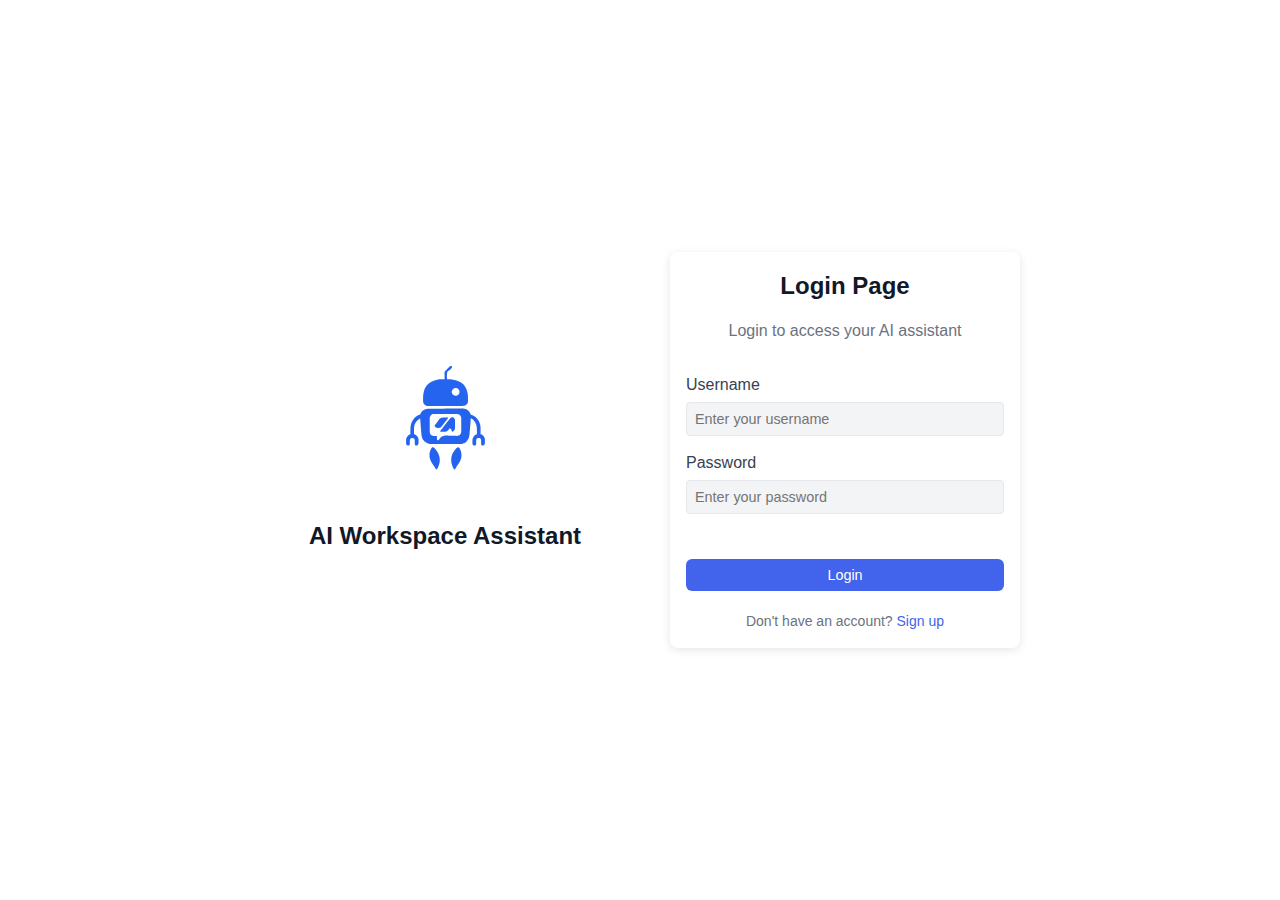
<file: app/index.html>
<!DOCTYPE html>
<html lang="en">
<head>
    <meta charset="UTF-8">
    <meta name="viewport" content="width=device-width, initial-scale=1.0">
    <title>AI Workspace Assistant</title>
    <link rel="stylesheet" href="styles.css">
    <link rel="stylesheet" href="custom.css">
</head>
<body>
    <div class="login-container">
        <div class="logo-card">
            <div class="logo-container">
                <img src="./assets/Ai logo svg 1.svg" alt="AI Logo"
                style="width: 100px; height: 150px;">
            </div>
            <h1>AI Workspace Assistant</h1>
        </div>
        
        <div class="login-card">
            <h2 class="login-title">Login Page</h2>
            <p class="login-subtitle">Login to access your AI assistant</p>
            
            <div class="login-form">
                <div class="form-group">
                    <label for="username">Username</label>
                    <input type="text" id="username" placeholder="Enter your username">
                </div>
                
                <div class="form-group">
                    <label for="password">Password</label>
                    <input type="password" id="password" placeholder="Enter your password">
                </div>
                
                <div id="login-error" class="error-message"></div>
                
                <button id="login-btn" class="primary-btn">Login</button>
                
                <p class="signup-link">Don't have an account? <a href="#" id="register-link">Sign up</a></p>
            </div>
        </div>
    </div>
    
    <!-- Register Modal -->
    <div id="register-modal" class="modal">
        <div class="modal-content">
            <span class="close">&times;</span>
            <h2>Create Account</h2>
            
            <div class="form-group">
                <label for="reg-name">Name</label>
                <input type="text" id="reg-name" placeholder="Enter your name">
            </div>
            
            <div class="form-group">
                <label for="reg-username">Username</label>
                <input type="text" id="reg-username" placeholder="Choose a username">
            </div>
            
            <div class="form-group">
                <label for="reg-email">Email</label>
                <input type="email" id="reg-email" placeholder="Enter your email">
            </div>
            
            <div class="form-group">
                <label for="reg-password">Password</label>
                <input type="password" id="reg-password" placeholder="Create a password">
            </div>
            
            <div id="register-error" class="error-message"></div>
            
            <button id="register-btn" class="primary-btn">Register</button>
        </div>
    </div>
    
    <script src="app.js"></script>
</body>
</html>
</file>
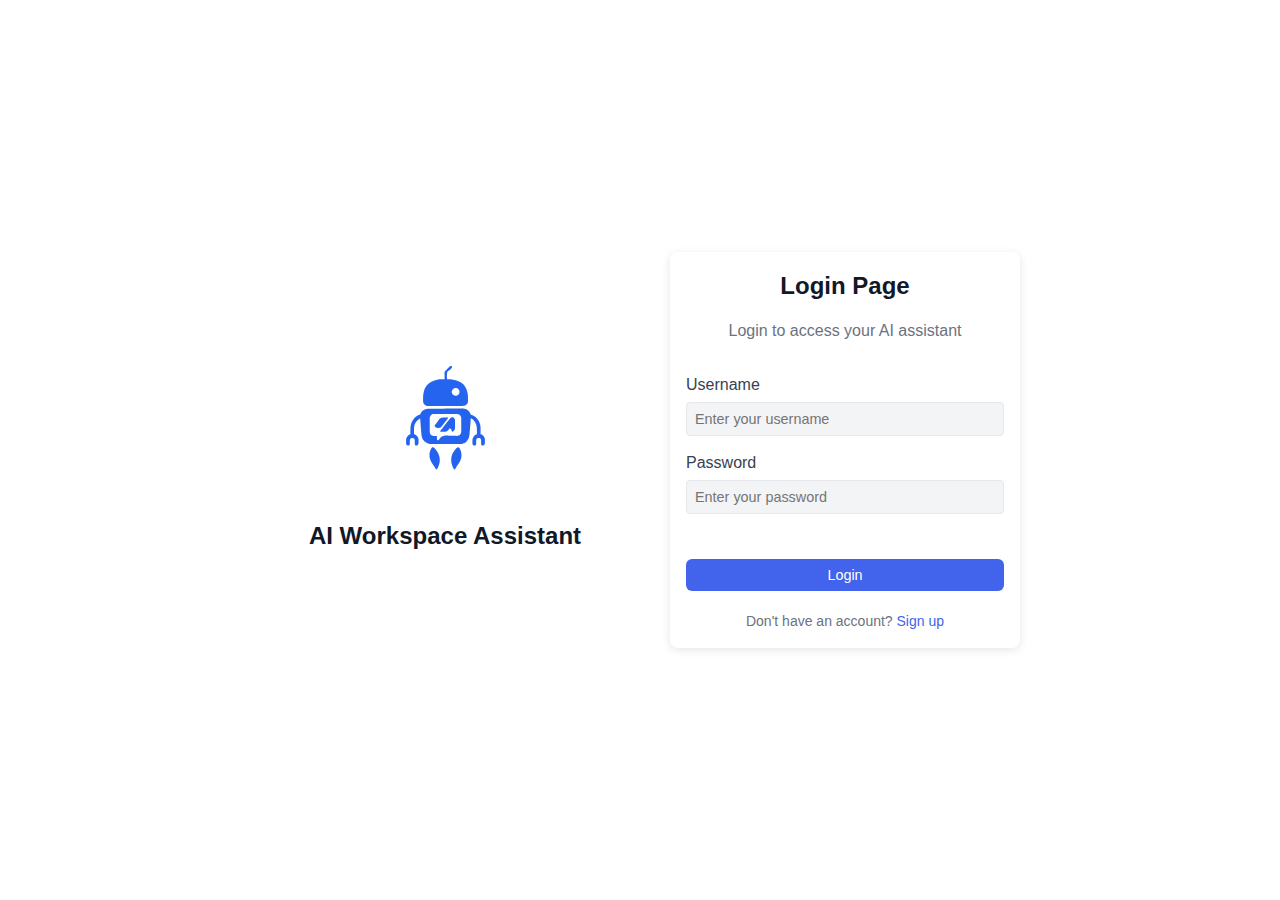
<file: app/dashboard.html>
<!DOCTYPE html>
<html lang="en" class="light">
<head>
    <meta charset="UTF-8">
    <meta name="viewport" content="width=device-width, initial-scale=1.0">
    <title>AI Workspace Assistant</title>
    <link rel="stylesheet" href="styles.css">
    <link rel="stylesheet" href="custom.css">
    <link rel="stylesheet" href="docChat.css">
</head>
<body>
    <div class="app-container">
        <!-- Sidebar -->
        <aside class="sidebar">
            <div class="sidebar-header">
                <div class="app-brand">
                    <img src="./assets/Ai logo svg 1.svg" alt="DocChat Logo" class="app-logo">
                    <span class="app-name">Workspace Assistant</span>
                </div>
                <button id="collapse-sidebar" class="collapse-btn">
                    <svg xmlns="http://www.w3.org/2000/svg" width="20" height="20" viewBox="0 0 24 24" fill="none" stroke="currentColor" stroke-width="2" stroke-linecap="round" stroke-linejoin="round"><path d="m15 18-6-6 6-6"/></svg>
                </button>
            </div>
            
            <div class="sidebar-content">
                <button id="new-chat-btn" class="new-chat-btn">
                    <svg xmlns="http://www.w3.org/2000/svg" width="20" height="20" viewBox="0 0 24 24" fill="none" stroke="currentColor" stroke-width="2" stroke-linecap="round" stroke-linejoin="round"><path d="M12 5v14M5 12h14"/></svg>
                    <span>New Chat</span>
                </button>
                
                <div class="recent-section">
                    <h3>Recent Chats</h3>
                    <div id="file-list" class="chat-list">
                        <!-- Files will be added here dynamically -->
                        <div class="empty-chat-list">
                            <div class="empty-chat-icon">
                                <svg xmlns="http://www.w3.org/2000/svg" width="24" height="24" viewBox="0 0 24 24" fill="none" stroke="currentColor" stroke-width="2" stroke-linecap="round" stroke-linejoin="round"><path d="M21 15a2 2 0 0 1-2 2H7l-4 4V5a2 2 0 0 1 2-2h14a2 2 0 0 1 2 2z"/></svg>
                            </div>
                            <p>No chats yet</p>
                            <p class="sub-text">Start a new chat to begin</p>
                        </div>
                    </div>
                </div>
            </div>
            
            <div class="sidebar-footer">
                <button id="planner-btn" class="settings-btn">
                    <svg xmlns="http://www.w3.org/2000/svg" width="20" height="20" viewBox="0 0 24 24" fill="none" stroke="currentColor" stroke-width="2" stroke-linecap="round" stroke-linejoin="round"><rect x="3" y="3" width="18" height="18" rx="2"/><path d="M9 9h6v6H9z"/></svg>
                    <span>Task Planner</span>
                </button>
                <button id="settings-btn" class="settings-btn">
                    <svg xmlns="http://www.w3.org/2000/svg" width="20" height="20" viewBox="0 0 24 24" fill="none" stroke="currentColor" stroke-width="2" stroke-linecap="round" stroke-linejoin="round"><circle cx="12" cy="12" r="3"/><path d="M19.4 15a1.65 1.65 0 0 0 .33 1.82l.06.06a2 2 0 0 1 0 2.83 2 2 0 0 1-2.83 0l-.06-.06a1.65 1.65 0 0 0-1.82-.33 1.65 1.65 0 0 0-1 1.51V21a2 2 0 0 1-2 2 2 2 0 0 1-2-2v-.09A1.65 1.65 0 0 0 9 19.4a1.65 1.65 0 0 0-1.82.33l-.06.06a2 2 0 0 1-2.83 0 2 2 0 0 1 0-2.83l.06-.06a1.65 1.65 0 0 0 .33-1.82 1.65 1.65 0 0 0-1.51-1H3a2 2 0 0 1-2-2 2 2 0 0 1 2-2h.09A1.65 1.65 0 0 0 4.6 9a1.65 1.65 0 0 0-.33-1.82l-.06-.06a2 2 0 0 1 0-2.83 2 2 0 0 1 2.83 0l.06.06a1.65 1.65 0 0 0 1.82.33H9a1.65 1.65 0 0 0 1-1.51V3a2 2 0 0 1 2-2 2 2 0 0 1 2 2v.09a1.65 1.65 0 0 0 1 1.51 1.65 1.65 0 0 0 1.82-.33l.06-.06a2 2 0 0 1 2.83 0 2 2 0 0 1 0 2.83l-.06.06a1.65 1.65 0 0 0-.33 1.82V9a1.65 1.65 0 0 0 1.51 1H21a2 2 0 0 1 2 2 2 2 0 0 1-2 2h-.09a1.65 1.65 0 0 0-1.51 1z"/></svg>
                    <span>Settings</span>
                </button>
                <button id="logout-btn" class="logout-btn">
                    <svg xmlns="http://www.w3.org/2000/svg" width="20" height="20" viewBox="0 0 24 24" fill="none" stroke="currentColor" stroke-width="2" stroke-linecap="round" stroke-linejoin="round"><path d="M9 21H5a2 2 0 0 1-2-2V5a2 2 0 0 1 2-2h4"></path><polyline points="16 17 21 12 16 7"></polyline><line x1="21" y1="12" x2="9" y2="12"></line></svg>
                    <span>Logout</span>
                </button>
            </div>
        </aside>
        
        <!-- Main Content -->
        <main class="main-content">
            <div class="main-header">
                <div class="tab-container">
                    <button class="tab-btn active" data-tab="chat">Chat</button>
                    <button class="tab-btn" data-tab="document">Document</button>
                </div>
                <div class="theme-toggle-container">
                    <span class="theme-icon light">
                        <svg xmlns="http://www.w3.org/2000/svg" width="20" height="20" viewBox="0 0 24 24" fill="none" stroke="currentColor" stroke-width="2" stroke-linecap="round" stroke-linejoin="round"><circle cx="12" cy="12" r="5"/><line x1="12" y1="1" x2="12" y2="3"/><line x1="12" y1="21" x2="12" y2="23"/><line x1="4.22" y1="4.22" x2="5.64" y2="5.64"/><line x1="18.36" y1="18.36" x2="19.78" y2="19.78"/><line x1="1" y1="12" x2="3" y2="12"/><line x1="21" y1="12" x2="23" y2="12"/><line x1="4.22" y1="19.78" x2="5.64" y2="18.36"/><line x1="18.36" y1="5.64" x2="19.78" y2="4.22"/></svg>
                    </span>
                    <label class="switch">
                        <input type="checkbox" id="theme-toggle">
                        <span class="slider round"></span>
                    </label>
                    <span class="theme-icon dark">
                        <svg xmlns="http://www.w3.org/2000/svg" width="20" height="20" viewBox="0 0 24 24" fill="none" stroke="currentColor" stroke-width="2" stroke-linecap="round" stroke-linejoin="round"><path d="M21 12.79A9 9 0 1 1 11.21 3 7 7 0 0 0 21 12.79z"></path></svg>
                    </span>
                </div>
            </div>
            
            <div class="tab-content active" id="chat-tab">
                <div id="upload-container" class="upload-container">
                    <div class="upload-content">
                        <div class="upload-icon">
                            <svg xmlns="http://www.w3.org/2000/svg" width="40" height="40" viewBox="0 0 24 24" fill="none" stroke="currentColor" stroke-width="2" stroke-linecap="round" stroke-linejoin="round"><path d="M13 2H6a2 2 0 0 0-2 2v16a2 2 0 0 0 2 2h12a2 2 0 0 0 2-2V9z"></path><polyline points="13 2 13 9 20 9"></polyline></svg>
                        </div>
                        <h2>Upload your document</h2>
                        <p>Drag and drop your file here or click to browse</p>
                        <div id="dropzone" class="dropzone">
                            <input id="file-input" type="file" style="display: none">
                        </div>
                        <button id="browse-files-btn" class="browse-btn">Browse Files</button>
                        <div id="upload-error" class="error-message" style="display: none"></div>
                    </div>
                </div>
                
                <div id="chat-container" class="chat-container" style="display: none;" onclick="event.stopPropagation();">
                    <div id="chat-messages" class="chat-messages">
                        <!-- Chat messages will be added here dynamically -->
                    </div>
                    
                    <div class="chat-input-container">
                        <textarea id="query-input" placeholder="Type your message here..."></textarea>
                        <button id="query-btn" class="send-btn" type="button" onclick="event.preventDefault(); return false;">
                            <svg xmlns="http://www.w3.org/2000/svg" width="20" height="20" viewBox="0 0 24 24" fill="none" stroke="currentColor" stroke-width="2" stroke-linecap="round" stroke-linejoin="round"><line x1="22" y1="2" x2="11" y2="13"></line><polygon points="22 2 15 22 11 13 2 9 22 2"></polygon></svg>
                        </button>
                    </div>
                </div>
            </div>
            
            <div class="tab-content" id="document-tab">
                <div class="document-viewer">
                    <div id="document-file-list" class="document-file-list">
                        <!-- File list will be populated here -->
                    </div>
                    <!-- document-preview is now in the modal overlay -->
                </div>
            </div>
        </main>
    </div>
    
    <!-- Toast Notification -->
    <div id="toast" class="toast" style="display: none"></div>
    
    <!-- Welcome Toast - Claude Style -->
    <div id="welcome-toast" class="welcome-toast" style="display: flex;">
        <div class="welcome-toast-container">
            <div id="toastMessage" class="text-reveal">Hey there, <span id="toast-username">User</span>!</div>
            <div id="secondMessage" class="second-message">How may I assist you today?</div>
            <div id="actionButtons" class="welcome-action-btns" style="display: none;">
                <button id="welcome-dashboard-btn" class="primary-btn" aria-label="File Chat">File Chat</button>
                <button id="welcome-planner-btn" class="primary-btn" aria-label="Task Plan" style="background:#6366f1;">Task Plan</button>
            </div>
        </div>
    </div>
    
    <!-- Settings Modal -->
    <div id="settings-modal" class="modal">
        <div class="modal-content settings-step-1">
            <div class="modal-header">
                <h2>Settings</h2>
                <span class="close">&times;</span>
            </div>
            <div class="modal-body settings-select">
                <div class="settings-choice-card">
                    <button class="settings-main-btn" id="open-profile-card">Profile</button>
                    <button class="settings-main-btn" id="open-chats-card">Manage Chats</button>
                </div>
            </div>
        </div>
        <div class="modal-content settings-step-2" id="profile-card" style="display:none;">
            <div class="modal-header">
                <h2>Profile</h2>
                <span class="close">&times;</span>
            </div>
            <div class="modal-body">
                <h3>Edit Profile</h3>
                <form id="profile-form">
                    <div class="form-group">
                        <label for="name">Name</label>
                        <input type="text" id="name" name="name" placeholder="Your Name">
                    </div>
                    <div class="form-group">
                        <label for="username">Username</label>
                        <input type="text" id="username" name="username" placeholder="Username">
                    </div>
                    <div class="form-group">
                        <label for="email">Email</label>
                        <input type="email" id="email" name="email" placeholder="Email">
                    </div>
                    <div class="password-section">
                        <h4>Change Password</h4>
                        <div class="form-group">
                            <label for="current-password">Current Password</label>
                            <input type="password" id="current-password" name="current_password">
                        </div>
                        <div class="form-group">
                            <label for="new-password">New Password</label>
                            <input type="password" id="new-password" name="new_password">
                        </div>
                    </div>
                    <div id="profile-error" class="error-message" style="display: none;"></div>
                    <button type="submit" id="save-profile-btn" class="btn primary-btn">Save Changes</button>
                </form>
            </div>
        </div>
        <div class="modal-content settings-step-2" id="chats-card" style="display:none;">
            <div class="modal-header">
                <h2>Manage Chats</h2>
                <span class="close">&times;</span>
            </div>
            <div class="modal-body">
                <!-- <h3>Manage Chats</h3> -->
                <div class="manage-chats-container">
                    <div class="chats-actions">
                        <button id="delete-all-chats-btn" class="btn danger-btn">Delete All Chats</button>
                    </div>
                    <div id="settings-chat-list" class="settings-chat-list">
                        <!-- Chat list will be populated here -->
                        <div class="empty-list-message">No chats to display</div>
                    </div>
                </div>
            </div>
        </div>
    </div>
    
    <!-- Delete Confirmation Modal -->
    <div id="delete-confirm-modal" class="modal">
        <div class="modal-content confirm-modal">
            <div class="modal-header">
                <h2>Confirm Deletion</h2>
                <span class="close">&times;</span>
            </div>
            <div class="modal-body">
                <p>Are you sure you want to delete this chat? This action cannot be undone.</p>
                <div class="confirm-actions">
                    <button id="cancel-delete-btn" class="btn secondary-btn">Cancel</button>
                    <button id="confirm-delete-btn" class="btn danger-btn">Delete</button>
                </div>
            </div>
        </div>
    </div>
    
    <div id="document-preview-modal" class="document-preview-modal">
        <div class="document-preview-modal-content">
            <button id="close-document-preview" class="close-preview-btn" aria-label="Close Preview">&times;</button>
            <div id="document-preview" class="document-preview">
                <div class="document-placeholder">
                    <p>Select a file to view its content</p>
                </div>
            </div>
        </div>
    </div>
    
    <script src="app.js"></script>
</body>
</html>

<style>
.document-viewer {
    display: flex;
    flex-direction: row;
    height: 70vh;
    background: linear-gradient(135deg, #f8fafc 60%, #6366f1 100%);
    border-radius: 22px;
    box-shadow: 0 8px 32px 0 rgba(60,72,88,0.18);
    overflow: hidden;
    margin-top: 24px;
    backdrop-filter: blur(6px);
    position: relative;
    animation: glassyFadeIn 1.2s cubic-bezier(.4,2,.6,1) 1;
}
@keyframes glassyFadeIn {
    from { opacity: 0; transform: translateY(40px) scale(0.98); }
    to { opacity: 1; transform: none; }
}
.document-file-list {
    width: 340px;
    background: rgba(255,255,255,0.85);
    border-right: 2px solid #e0e7ff;
    overflow-y: auto;
    padding: 0;
    margin: 0;
    box-shadow: 4px 0 24px 0 rgba(60,72,88,0.08);
    backdrop-filter: blur(8px);
    z-index: 2;
}
.document-file-list .doc-file-item {
    display: flex;
    align-items: center;
    padding: 22px 28px;
    cursor: pointer;
    border-bottom: 1.5px solid #f1f5f9;
    font-size: 1rem;
    color: #3730a3;
    background: linear-gradient(90deg,rgba(236,233,254,0.7) 0%,rgba(255,255,255,0.5) 100%);
    transition: background 0.22s, color 0.22s, box-shadow 0.22s, filter 0.22s;
    font-weight: 500;
    position: relative;
    z-index: 1;
    border-radius: 0 18px 18px 0;
    margin: 0 0 2px 0;
    box-shadow: 0 2px 12px 0 rgba(99,102,241,0.04);
    overflow: hidden;
    animation: coolSlideIn 0.7s cubic-bezier(.4,2,.6,1);
}
@keyframes coolSlideIn {
    from { opacity: 0; transform: translateX(-40px) scale(0.98); }
    to { opacity: 1; transform: none; }
}
.doc-file-item.cool-animate::before {
    content: '';
    position: absolute;
    left: -40px; top: 0; bottom: 0;
    width: 8px;
    background: linear-gradient(180deg,#6366f1 0%,#a5b4fc 100%);
    border-radius: 0 8px 8px 0;
    opacity: 0;
    transition: opacity 0.22s;
    z-index: 0;
}
.doc-file-item.active.cool-animate::before {
    opacity: 1;
    animation: fireGlow 1.2s infinite alternate;
}
@keyframes fireGlow {
    0% { box-shadow: 0 0 8px 2px #6366f1; }
    100% { box-shadow: 0 0 24px 8px #a5b4fc; }
}
.doc-file-item.active, .doc-file-item:hover {
    background: linear-gradient(90deg,#6366f1 0%,#a5b4fc 100%);
    color: #fff;
    box-shadow: 0 4px 24px 0 #6366f133;
    z-index: 2;
}
.doc-file-item.disabled {
    filter: grayscale(0.7) blur(1.5px) brightness(1.1);
    opacity: 0.5;
    pointer-events: none;
    background: #e0e7ef;
    color: #a1a1aa;
    z-index: 0;
}
.document-file-list .doc-file-icon {
    margin-right: 18px;
    font-size: 1.6em;
    color: #6366f1;
    filter: drop-shadow(0 2px 6px #a5b4fc88);
    transition: color 0.22s, filter 0.22s;
}
.doc-file-item.active .doc-file-icon, .doc-file-item:hover .doc-file-icon {
    color: #fff;
    filter: drop-shadow(0 2px 12px #6366f1cc);
}
.document-file-list .doc-file-meta {
    flex: 1;
    display: flex;
    flex-direction: column;
}
.document-file-list .doc-file-name {
    font-weight: 700;
    margin-bottom: 2px;
    white-space: nowrap;
    overflow: hidden;
    text-overflow: ellipsis;
    letter-spacing: 0.01em;
}
.document-file-list .doc-file-date {
    font-size: 0.98em;
    color: #6366f1;
    opacity: 0.7;
    font-weight: 400;
}
.document-preview {
    flex: 1;
    background: rgba(255,255,255,0.55);
    display: flex;
    align-items: center;
    justify-content: center;
    position: relative;
    overflow: auto;
    border-radius: 0 22px 22px 0;
    box-shadow: 0 2px 24px 0 #6366f122;
    backdrop-filter: blur(10px) saturate(1.2);
    z-index: 1;
    animation: coolFadeIn 1.2s cubic-bezier(.4,2,.6,1) 1;
}
@keyframes coolFadeIn {
    from { opacity: 0; transform: scale(0.98); }
    to { opacity: 1; transform: none; }
}
.document-preview .document-placeholder {
    color: #6366f1;
    font-size: 1.25em;
    text-align: center;
    font-weight: 600;
    letter-spacing: 0.01em;
    opacity: 0.85;
    padding: 32px 0;
    border-radius: 18px;
    background: rgba(236,233,254,0.7);
    box-shadow: 0 2px 24px 0 #6366f122;
    animation: firePulse 1.5s infinite alternate;
}
@keyframes firePulse {
    0% { box-shadow: 0 0 12px 0 #6366f1; }
    100% { box-shadow: 0 0 32px 8px #a5b4fc; }
}
.document-preview .fire-animate {
    animation: firePulse 1.5s infinite alternate;
}
.cool-iframe {
    width: 100%;
    height: 65vh;
    border: none;
    border-radius: 18px;
    background: rgba(255,255,255,0.95);
    box-shadow: 0 4px 32px 0 #6366f144;
    transition: box-shadow 0.3s;
    animation: coolFadeIn 1.2s cubic-bezier(.4,2,.6,1) 1;
}
.cool-pre {
    background: linear-gradient(135deg,#f8fafc 60%,#a5b4fc 100%);
    color: #1e293b;
    padding: 32px;
    border-radius: 18px;
    font-size: 1.12em;
    max-width: 100%;
    max-height: 65vh;
    overflow: auto;
    box-shadow: 0 4px 32px 0 #6366f144;
    font-family: 'Fira Mono', 'Consolas', 'Menlo', monospace;
    animation: coolFadeIn 1.2s cubic-bezier(.4,2,.6,1) 1;
}
.document-preview .download-link {
    display: inline-block;
    margin-top: 22px;
    padding: 12px 28px;
    background: linear-gradient(90deg,#6366f1 0%,#a5b4fc 100%);
    color: #fff;
    border-radius: 10px;
    text-decoration: none;
    font-weight: 700;
    font-size: 1.08em;
    letter-spacing: 0.01em;
    box-shadow: 0 2px 12px 0 #6366f1cc;
    transition: background 0.18s, box-shadow 0.18s, transform 0.18s;
    animation: coolFadeIn 1.2s cubic-bezier(.4,2,.6,1) 1;
}
.document-preview .download-link:hover {
    background: linear-gradient(90deg,#3730a3 0%,#6366f1 100%);
    box-shadow: 0 4px 24px 0 #6366f1cc;
    transform: scale(1.04);
}
</style>
</file>
<file: app/styles.css>
/* General Styles */
* {
    box-sizing: border-box;
    margin: 0;
    padding: 0;
}

body {
    font-family: Arial, sans-serif;
    background-color: #ffffff;
    color: #111827;
    line-height: 1.5;
}

h1, h2, h3, h4 {
    color: #111827;
}

a {
    color: #4263EB;
    text-decoration: none;
}

a:hover {
    text-decoration: underline;
}

/* Button Styles */
.primary-btn {
    background-color: #4263EB;
    color: white;
    border: none;
    border-radius: 6px;
    padding: 12px 24px;
    font-weight: 500;
    font-size: 16px;
    cursor: pointer;
    transition: background-color 0.2s;
    display: block;
    width: 100%;
}

.primary-btn:hover:not(:disabled) {
    background-color: #3b55d9;
}

.primary-btn:disabled {
    background-color: #9ca3af;
    cursor: not-allowed;
}

.logout-btn {
    background-color: #ef4444;
    color: white;
    border: none;
    border-radius: 6px;
    padding: 8px 15px;
    font-weight: 500;
    cursor: pointer;
}

/* Login Page Styles - Updated for the split layout */
.login-container {
    display: flex;
    justify-content: space-between;
    align-items: center;
    min-height: 100vh;
    padding: 20px;
    gap: 40px;
    width: 800px;
    margin: 0 auto;
}

.login-card {
    background: white;
    border-radius: 8px;
    box-shadow: 0 2px 10px rgba(0,0,0,0.1);
    width: 100%;
    max-width: 350px;
    padding: 20px;
    text-align: center;
}

.logo-card {
    border-radius: 8px;
    width: 100%;
    max-width: 250px;
    padding: 30px;
    text-align: center;
    display: flex;
    flex-direction: column;
    align-items: center;
    justify-content: center;
    margin: 20px auto;
}

.login-title {
    font-size: 24px;
    margin-bottom: 15px;
}

.logo-container {
    margin: 10px auto 20px;
    display: flex;
    justify-content: center;
    align-items: center;
}

.logo-container img {
    width: 100px;
    height: 110px;
}

h1 {
    font-size: 28px;
    margin-bottom: 8px;
}

.login-subtitle {
    color: #6b7280;
    margin-bottom: 30px;
}

.login-form {
    text-align: left;
}

/* Responsive layout */
@media (max-width: 768px) {
    .login-container {
        flex-direction: column;
        gap: 20px;
        width: 100%;
    }
    
    .logo-card, .login-card {
        max-width: 100%;
        margin: 10px auto;
    }
}

.form-group {
    margin-bottom: 20px;
    position: relative;
}

.form-group label {
    display: block;
    margin-bottom: 5px;
    font-weight: 500;
    color: #374151;
}

.form-group input {
    width: 100%;
    padding: 12px;
    border: 1px solid #d1d5db;
    border-radius: 6px;
    background-color: #f3f4f6;
    font-size: 14px;
}

.forgot-password {
    position: absolute;
    right: 0;
    top: 0;
    font-size: 14px;
}

.signup-link {
    text-align: center;
    margin-top: 20px;
    color: #6b7280;
    font-size: 14px;
}

/* Dashboard Styles */
.dashboard {
    max-width: 1200px;
    margin: 20px auto;
    background: white;
    border-radius: 8px;
    box-shadow: 0 2px 10px rgba(0,0,0,0.05);
    overflow: hidden;
}

header {
    display: flex;
    justify-content: space-between;
    align-items: center;
    padding: 15px 20px;
    border-bottom: 1px solid #e5e7eb;
}

.header-left {
    display: flex;
    align-items: center;
    gap: 10px;
    font-weight: 500;
    font-size: 18px;
}

.header-right {
    display: flex;
    align-items: center;
    gap: 15px;
}

nav {
    display: flex;
    gap: 20px;
    padding: 0 20px;
    border-bottom: 1px solid #e5e7eb;
}

.tab-btn {
    background: none;
    border: none;
    padding: 15px 0;
    font-size: 14px;
    color: #6b7280;
    font-weight: 500;
    cursor: pointer;
    position: relative;
}

.tab-btn.active {
    color: #4263EB;
}

.tab-btn.active::after {
    content: '';
    position: absolute;
    bottom: -1px;
    left: 0;
    width: 100%;
    height: 3px;
    background-color: #4263EB;
}

.tab-content {
    display: none;
    padding: 20px;
}

.tab-content.active {
    display: block;
}

/* Upload Form Styles */
.upload-container {
    max-width: 800px;
    margin: 0 auto;
}

h3 {
    margin-bottom: 20px;
    font-size: 18px;
    font-weight: 600;
}

.dropzone {
    border: 2px dashed #d1d5db;
    border-radius: 6px;
    padding: 40px;
    text-align: center;
    background-color: #f9fafb;
    cursor: pointer;
    margin-bottom: 20px;
    min-height: 200px;
    display: flex;
    align-items: center;
    justify-content: center;
    transition: all 0.2s;
}

.dropzone.active {
    border-color: #4263EB;
    background-color: #eff6ff;
}

.upload-instructions p {
    font-weight: 500;
    color: #6b7280;
    margin-bottom: 8px;
}

.upload-instructions span {
    color: #9ca3af;
    font-size: 14px;
}

.selected-file {
    font-weight: 500;
    color: #4b5563;
}

/* Files List Styles */
.files-container {
    max-width: 800px;
    margin: 0 auto;
}

.file-list {
    margin-top: 15px;
}

.file-item {
    border: 1px solid #e5e7eb;
    border-radius: 4px;
    margin-bottom: 10px;
}

.file-item.selected {
    border-color: #4263EB;
    background-color: #eff6ff;
}

.file-item button {
    background: none;
    border: none;
    width: 100%;
    padding: 15px;
    display: flex;
    align-items: center;
    gap: 15px;
    text-align: left;
    cursor: pointer;
}

.file-icon {
    width: 40px;
    height: 40px;
    background-color: #f3f4f6;
    border-radius: 4px;
}

.file-info {
    flex: 1;
}

.file-name {
    font-weight: 500;
    margin-bottom: 4px;
}

.file-meta {
    font-size: 12px;
    color: #6b7280;
}

.no-files, .select-file-prompt {
    text-align: center;
    padding: 40px 20px;
    background-color: #f9fafb;
    border-radius: 8px;
    border: 1px dashed #d1d5db;
}

.no-files p, .select-file-prompt p {
    margin-bottom: 20px;
    color: #6b7280;
}

/* Query Styles */
.query-container {
    max-width: 800px;
    margin: 0 auto;
}

textarea {
    width: 100%;
    border: 1px solid #d1d5db;
    border-radius: 6px;
    padding: 15px;
    font-size: 14px;
    background-color: #f3f4f6;
    margin-bottom: 15px;
    resize: vertical;
}

.answer-container {
    background-color: #eff6ff;
    border-radius: 6px;
    padding: 20px;
    margin-top: 20px;
}

.answer-text {
    margin-bottom: 20px;
    line-height: 1.5;
}

.feedback {
    display: flex;
    align-items: center;
    gap: 15px;
    color: #6b7280;
}

.feedback-buttons {
    display: flex;
    gap: 10px;
}

.feedback-yes {
    background-color: #d1fae5;
    color: #047857;
    border: none;
    border-radius: 15px;
    padding: 5px 15px;
    font-weight: 500;
    cursor: pointer;
}

.feedback-no {
    background-color: #fee2e2;
    color: #b91c1c;
    border: none;
    border-radius: 15px;
    padding: 5px 15px;
    font-weight: 500;
    cursor: pointer;
}

/* Error Messages */
.error-message {
    color: #ef4444;
    margin-bottom: 15px;
    padding: 10px;
    /* background-color: #fee2e2; */
    border-radius: 4px;
    text-align: center;
}

/* Toast Notification */
.toast {
    position: fixed;
    bottom: 20px;
    right: 20px;
    background-color: #10B981;
    color: white;
    padding: 12px 24px;
    border-radius: 4px;
    box-shadow: 0 2px 10px rgba(0,0,0,0.1);
    z-index: 1000;
    animation: fadeIn 0.3s;
}

@keyframes fadeIn {
    from { opacity: 0; transform: translateY(20px); }
    to { opacity: 1; transform: translateY(0); }
}

/* Modal Styles */
.modal {
    display: none;
    position: fixed;
    z-index: 1000;
    left: 0;
    top: 0;
    width: 100%;
    height: 100%;
    background-color: rgba(0,0,0,0.4);
}

.modal-content {
    background-color: white;
    margin: 10% auto;
    padding: 30px;
    border-radius: 8px;
    width: 90%;
    max-width: 500px;
    box-shadow: 0 4px 15px rgba(0,0,0,0.2);
    position: relative;
}

.close {
    position: absolute;
    right: 20px;
    top: 15px;
    font-size: 24px;
    font-weight: bold;
    cursor: pointer;
}

/* Add or update these styles to fix zoom issues */
html, body {
    font-size: 16px; /* Reset base font size */
    zoom: 1; /* Reset zoom level */
    -moz-transform: scale(1); /* Firefox */
    -webkit-transform: scale(1); /* Chrome, Safari */
    transform: scale(1);
    width: 100%;
    height: 100%;
    margin: 0;
    padding: 0;
}

.login-container, .dashboard {
    max-width: 100%;
    padding: 1rem;
}

/* Make form elements more compact */
.form-group {
    margin-bottom: 0.75rem;
}

input, button {
    padding: 0.5rem;
}

/* Adjust modal sizing */
.modal-content {
    max-width: 400px;
    padding: 1.5rem;
}
</file>
<file: app/docChat.css>
/* DocChat CSS - Theme Variables */
:root {
    /* Base Colors - Light Theme */
    --background: #ffffff;
    --foreground: #111827;
    --primary: #4263EB;
    --primary-foreground: #ffffff;
    --secondary: #f3f4f6;
    --secondary-foreground: #374151;
    --muted: #f3f4f6;
    --muted-foreground: #6b7280;
    --accent: #eff6ff;
    --accent-foreground: #1e40af;
    --destructive: #ef4444;
    --destructive-foreground: #ffffff;
    --border: #e5e7eb;
    --input: #e5e7eb;
    --ring: #4263EB;
    
    /* Component Colors */
    --sidebar-bg: #f9fafb;
    --card-bg: #ffffff;
    --dropdown-bg: #ffffff;
    --dropdown-shadow: 0 10px 15px -3px rgba(0, 0, 0, 0.1);
    --tooltip-bg: #111827;
    --tooltip-fg: #ffffff;
    
    /* Message Bubbles */
    --user-message-bg: #eff6ff;
    --user-message-fg: #1e40af;
    --assistant-message-bg: #f3f4f6;
    --assistant-message-fg: #374151;
    
    /* Design Tokens */
    --radius-sm: 4px;
    --radius-md: 6px;
    --radius-lg: 8px;
    --radius-full: 9999px;
}

/* Dark Theme */
.dark {
    --background: #111827;
    --foreground: #f9fafb;
    --primary: #4263EB;
    --primary-foreground: #ffffff;
    --secondary: #1f2937;
    --secondary-foreground: #e5e7eb;
    --muted: #1f2937;
    --muted-foreground: #9ca3af;
    --accent: #1e293b;
    --accent-foreground: #a5b4fc;
    --destructive: #ef4444;
    --destructive-foreground: #ffffff;
    --border: #374151;
    --input: #374151;
    --ring: #4263EB;
    
    /* Component Colors */
    --sidebar-bg: #1f2937;
    --card-bg: #1f2937;
    --dropdown-bg: #1f2937;
    --dropdown-shadow: 0 10px 15px -3px rgba(0, 0, 0, 0.5);
    --tooltip-bg: #f9fafb;
    --tooltip-fg: #111827;
    
    /* Message Bubbles */
    --user-message-bg: #1e293b;
    --user-message-fg: #a5b4fc;
    --assistant-message-bg: #111827;
    --assistant-message-fg: #e5e7eb;
}

/* Base Layout */
.app-container {
    display: flex;
    height: 100vh;
    width: 100vw;
    overflow: hidden;
    background-color: var(--background);
    color: var(--foreground);
}

/* Sidebar Styles */
.sidebar {
    width: 280px;
    height: 100%;
    background-color: var(--sidebar-bg);
    border-right: 1px solid var(--border);
    display: flex;
    flex-direction: column;
    transition: width 0.3s ease;
}

.sidebar.collapsed {
    width: 70px;
}

.sidebar-header {
    padding: 16px;
    display: flex;
    align-items: center;
    justify-content: space-between;
    border-bottom: 1px solid var(--border);
}

.app-brand {
    display: flex;
    align-items: center;
    gap: 10px;
}

.app-logo {
    width: 50px;
    height: 70px;
}

.app-name {
    font-weight: 600;
    font-size: 16px;
    white-space: nowrap;
    overflow: hidden;
    text-overflow: ellipsis;
}

.sidebar.collapsed .app-name {
    display: none;
}

.collapse-btn {
    background: none;
    border: none;
    color: var(--muted-foreground);
    cursor: pointer;
    padding: 5px;
    display: flex;
    align-items: center;
    justify-content: center;
    border-radius: var(--radius-full);
}

.collapse-btn:hover {
    background-color: var(--muted);
}

.sidebar.collapsed .collapse-btn svg {
    transform: rotate(180deg);
}

.sidebar-content {
    flex: 1;
    overflow-y: auto;
    padding: 16px;
    display: flex;
    flex-direction: column;
    gap: 16px;
}

.sidebar.collapsed .sidebar-content {
    padding: 16px 10px;
}

/* Hide scrollbar but maintain functionality */
.sidebar-content::-webkit-scrollbar {
    display: none;
}

.sidebar-content {
    -ms-overflow-style: none;
    scrollbar-width: none;
}

.new-chat-btn {
    display: flex;
    align-items: center;
    gap: 8px;
    padding: 8px 16px;
    background-color: var(--primary);
    color: var(--primary-foreground);
    border: none;
    border-radius: var(--radius-md);
    font-weight: 500;
    cursor: pointer;
    transition: background-color 0.2s;
    width: 100%;
    justify-content: center;
}

.new-chat-btn:hover {
    background-color: #3b55d9;
}

.sidebar.collapsed .new-chat-btn span {
    display: none;
}

.search-box {
    width: 100%;
    margin-top: 10px;
}

.search-box input {
    width: 100%;
    padding: 8px 12px;
    border: 1px solid var(--border);
    border-radius: var(--radius-md);
    background-color: var(--muted);
    color: var(--foreground);
}

.sidebar.collapsed .search-box {
    display: none;
}

.recent-section {
    display: flex;
    flex-direction: column;
    gap: 8px;
    width: 100%;
}

.recent-section h3 {
    font-size: 14px;
    color: var(--muted-foreground);
    font-weight: 500;
    padding: 0 8px;
}

.sidebar.collapsed .recent-section h3 {
    display: none;
}

.chat-list {
    display: flex;
    flex-direction: column;
    gap: 4px;
}

.chat-item {
    display: flex;
    align-items: center;
    gap: 10px;
    padding: 8px 12px;
    border-radius: var(--radius-md);
    cursor: pointer;
    transition: background-color 0.2s;
}

.chat-item:hover {
    background-color: var(--muted);
}

.chat-item.active {
    background-color: var(--accent);
    color: var(--accent-foreground);
}

.chat-icon {
    display: flex;
    align-items: center;
    justify-content: center;
    min-width: 24px;
    height: 24px;
}

.chat-title {
    font-size: 14px;
    white-space: nowrap;
    overflow: hidden;
    text-overflow: ellipsis;
}

.sidebar.collapsed .chat-title {
    display: none;
}

.empty-chat-list {
    display: flex;
    flex-direction: column;
    align-items: center;
    justify-content: center;
    text-align: center;
    padding: 20px;
    color: var(--muted-foreground);
}

.empty-chat-icon {
    margin-bottom: 10px;
    color: var(--muted-foreground);
    opacity: 0.8;
}

.empty-chat-list p {
    margin: 4px 0;
}

.sub-text {
    font-size: 12px;
    opacity: 0.7;
}

.sidebar.collapsed .empty-chat-list p {
    display: none;
}

.sidebar-footer {
    padding: 16px;
    border-top: 1px solid var(--border);
    display: flex;
    flex-direction: column;
    gap: 8px;
}

.settings-btn, .logout-btn {
    display: flex;
    align-items: center;
    gap: 10px;
    padding: 8px 12px;
    background: none;
    border: none;
    border-radius: var(--radius-md);
    cursor: pointer;
    color: var(--foreground);
    text-align: left;
    transition: background-color 0.2s;
}

.settings-btn:hover, .logout-btn:hover {
    background-color: var(--muted);
}

.logout-btn {
    color: var(--destructive);
}

.sidebar.collapsed .settings-btn span, 
.sidebar.collapsed .logout-btn span {
    display: none;
}

/* Main Content Styles */
.main-content {
    flex: 1;
    display: flex;
    flex-direction: column;
    height: 100%;
    overflow: hidden;
}

.main-header {
    padding: 12px 20px;
    border-bottom: 1px solid var(--border);
    display: flex;
    align-items: center;
    justify-content: space-between;
    background-color: var(--background);
}

.tab-container {
    display: flex;
    gap: 10px;
}

.tab-btn {
    padding: 8px 16px;
    background: none;
    border: none;
    border-radius: var(--radius-md);
    cursor: pointer;
    font-weight: 500;
    color: var(--secondary-foreground);
    transition: background-color 0.2s;
}

.tab-btn:hover {
    background-color: var(--muted);
}

.tab-btn.active {
    background-color: var(--accent);
    color: var(--accent-foreground);
}

.theme-toggle-container {
    display: flex;
    align-items: center;
    gap: 8px;
}

.theme-icon {
    color: var(--muted-foreground);
}

/* Switch Toggle */
.switch {
    position: relative;
    display: inline-block;
    width: 44px;
    height: 22px;
}

.switch input {
    opacity: 0;
    width: 0;
    height: 0;
}

.slider {
    position: absolute;
    cursor: pointer;
    top: 0;
    left: 0;
    right: 0;
    bottom: 0;
    background-color: var(--muted);
    transition: .4s;
}

.slider:before {
    position: absolute;
    content: "";
    height: 18px;
    width: 18px;
    left: 2px;
    bottom: 2px;
    background-color: var(--background);
    transition: .4s;
}

input:checked + .slider {
    background-color: var(--primary);
}

input:checked + .slider:before {
    transform: translateX(22px);
}

.slider.round {
    border-radius: 34px;
}

.slider.round:before {
    border-radius: 50%;
}

.tab-content {
    flex: 1;
    display: none;
    overflow-y: auto;
}

.tab-content.active {
    display: flex;
    flex-direction: column;
}

/* Upload Container */
.upload-container {
    flex: 1;
    display: flex;
    align-items: center;
    justify-content: center;
    padding: 20px;
}

.upload-content {
    max-width: 500px;
    width: 100%;
    display: flex;
    flex-direction: column;
    align-items: center;
    text-align: center;
    padding: 40px;
    border: 2px dashed var(--border);
    border-radius: var(--radius-lg);
    background-color: var(--background);
}

.upload-icon {
    color: var(--primary);
    margin-bottom: 20px;
}

.upload-content h2 {
    font-size: 24px;
    margin-bottom: 10px;
    font-weight: 600;
}

.upload-content p {
    color: var(--muted-foreground);
    margin-bottom: 20px;
}

.dropzone {
    width: 100%;
    min-height: 100px;
    margin-bottom: 20px;
    border: 2px dashed var(--border);
    border-radius: var(--radius-md);
    display: flex;
    align-items: center;
    justify-content: center;
    cursor: pointer;
    transition: border-color 0.2s;
}

.dropzone:hover, .dropzone.active {
    border-color: var(--primary);
    background-color: var(--accent);
}

.browse-btn {
    padding: 10px 16px;
    background-color: var(--primary);
    color: var(--primary-foreground);
    border: none;
    border-radius: var(--radius-md);
    font-weight: 500;
    cursor: pointer;
    transition: background-color 0.2s;
}

.browse-btn:hover {
    background-color: #3b55d9;
}

/* Chat Container */
.chat-container {
    flex: 1;
    display: flex;
    flex-direction: column;
    height: 100%;
}

.chat-messages {
    flex: 1;
    padding: 20px;
    overflow-y: auto;
    display: flex;
    flex-direction: column;
    gap: 16px;
}

.message {
    display: flex;
    margin-bottom: 16px;
    max-width: 80%;
}

.message.user {
    align-self: flex-end;
}

.message.assistant {
    align-self: flex-start;
}

.message-content {
    padding: 12px 16px;
    border-radius: var(--radius-lg);
    line-height: 1.5;
}

.message.user .message-content {
    background-color: var(--user-message-bg);
    color: var(--user-message-fg);
    border-radius: var(--radius-lg) var(--radius-lg) 0 var(--radius-lg);
}

.message.assistant .message-content {
    background-color: var(--assistant-message-bg);
    color: var(--assistant-message-fg);
    border-radius: var(--radius-lg) var(--radius-lg) var(--radius-lg) 0;
}

.message-feedback {
    display: flex;
    gap: 8px;
    margin-top: 4px;
}

.feedback-btn {
    background: none;
    border: none;
    color: var(--muted-foreground);
    cursor: pointer;
    padding: 2px;
    border-radius: var(--radius-sm);
}

.feedback-btn:hover {
    color: var(--foreground);
    background-color: var(--muted);
}

.feedback-btn.active {
    color: var(--primary);
}

.chat-input-container {
    padding: 16px;
    border-top: 1px solid var(--border);
    display: flex;
    gap: 10px;
    background-color: var(--background);
    align-items: center;
}

.chat-input-container textarea {
    flex: 1;
    resize: none;
    padding: 12px 16px;
    border: 1px solid var(--border);
    border-radius: var(--radius-lg);
    background-color: var(--muted);
    color: var(--foreground);
    min-height: 60px;
    max-height: 150px;
    line-height: 1.5;
}

.send-btn {
    padding: 10px;
    background-color: var(--primary);
    color: var(--primary-foreground);
    border: none;
    border-radius: var(--radius-lg);
    cursor: pointer;
    display: flex;
    align-items: center;
    justify-content: center;
    margin-bottom: 15px;
    height: 40px;
    width: 40px;
    transition: background-color 0.2s;
}

.send-btn:hover {
    background-color: #3b55d9;
}

/* Document Viewer */
.document-viewer {
    flex: 1;
    display: flex;
    align-items: center;
    justify-content: center;
    padding: 20px;
}

.document-placeholder {
    text-align: center;
    color: var(--muted-foreground);
}

/* Responsive Design */
@media (max-width: 768px) {
    .app-container {
        flex-direction: column;
    }
    
    .sidebar {
        width: 100%;
        height: auto;
        max-height: 50vh;
    }
    
    .sidebar.collapsed {
        height: 60px;
    }
    
    .main-content {
        height: 50vh;
    }
}

/* Animation Utilities */
.transition-all-quick {
    transition: all 150ms cubic-bezier(0.4, 0, 0.2, 1);
}

.transition-all-medium {
    transition: all 300ms cubic-bezier(0.4, 0, 0.2, 1);
}

.animate-pulse-subtle {
    animation: pulse-subtle 2s infinite ease-in-out;
}

@keyframes pulse-subtle {
    0%, 100% { opacity: 1; }
    50% { opacity: 0.7; }
}

/* Fade In Animation */
@keyframes fade-in {
    from { opacity: 0; }
    to { opacity: 1; }
}

.fade-in {
    animation: fade-in 300ms ease-in-out;
}

/* Slide In Animation */
@keyframes slide-in-right {
    from { transform: translateX(20px); opacity: 0; }
    to { transform: translateX(0); opacity: 1; }
}

.slide-in-right {
    animation: slide-in-right 300ms ease-out;
}

/* Error Message */
.error-message {
    color: var(--destructive);
    margin-top: 10px;
    font-size: 14px;
}

/* --- DARK MODE ENHANCEMENTS FOR MAIN SECTIONS --- */
.dark .upload-container,
.dark .upload-content {
    background-color: var(--background) !important;
    color: var(--foreground) !important;
    transition: background-color 0.4s cubic-bezier(.4,2,.6,1), color 0.4s cubic-bezier(.4,2,.6,1);
}
.dark .upload-content h2,
.dark .upload-content p {
    color: var(--foreground) !important;
    transition: color 0.4s cubic-bezier(.4,2,.6,1);
}
.dark .upload-icon {
    color: var(--primary) !important;
    filter: drop-shadow(0 2px 12px #6366f1cc);
    transition: color 0.4s cubic-bezier(.4,2,.6,1), filter 0.4s cubic-bezier(.4,2,.6,1);
}
.dark .dropzone {
    background-color: #181f2a !important;
    border-color: var(--border) !important;
    color: var(--foreground) !important;
    transition: background-color 0.4s cubic-bezier(.4,2,.6,1), border-color 0.4s cubic-bezier(.4,2,.6,1), color 0.4s cubic-bezier(.4,2,.6,1);
}
.dark .dropzone.active,
.dark .dropzone:hover {
    background-color: #232b3b !important;
    border-color: var(--primary) !important;
}
.dark .browse-btn {
    background-color: var(--primary) !important;
    color: var(--primary-foreground) !important;
    transition: background-color 0.4s cubic-bezier(.4,2,.6,1), color 0.4s cubic-bezier(.4,2,.6,1);
}
.dark .browse-btn:hover {
    background-color: #364fc7 !important;
}
.dark .chat-container,
.dark .chat-messages {
    background-color: var(--background) !important;
    color: var(--foreground) !important;
    transition: background-color 0.4s cubic-bezier(.4,2,.6,1), color 0.4s cubic-bezier(.4,2,.6,1);
}
.dark .chat-input-container {
    background-color: #181f2a !important;
    border-top: 1px solid var(--border) !important;
    transition: background-color 0.4s cubic-bezier(.4,2,.6,1), border-color 0.4s cubic-bezier(.4,2,.6,1);
}
.dark .chat-input-container textarea {
    background-color: #232b3b !important;
    color: var(--foreground) !important;
    border-color: var(--border) !important;
    transition: background-color 0.4s cubic-bezier(.4,2,.6,1), color 0.4s cubic-bezier(.4,2,.6,1), border-color 0.4s cubic-bezier(.4,2,.6,1);
}
.dark .document-viewer {
    background: linear-gradient(135deg, #181f2a 60%, #232b3b 100%) !important;
    box-shadow: 0 8px 32px 0 rgba(30,41,59,0.28);
    transition: background 0.6s cubic-bezier(.4,2,.6,1), box-shadow 0.4s cubic-bezier(.4,2,.6,1);
}
.dark .document-file-list {
    background: rgba(30,41,59,0.95) !important;
    border-right: 2px solid var(--border) !important;
    color: var(--foreground) !important;
    transition: background 0.4s cubic-bezier(.4,2,.6,1), color 0.4s cubic-bezier(.4,2,.6,1);
}
.dark .doc-file-item {
    background: linear-gradient(90deg,rgba(36,37,54,0.7) 0%,rgba(30,41,59,0.5) 100%) !important;
    color: #a5b4fc !important;
    border-bottom: 1.5px solid #232b3b !important;
    box-shadow: 0 2px 12px 0 rgba(99,102,241,0.08);
    transition: background 0.4s cubic-bezier(.4,2,.6,1), color 0.4s cubic-bezier(.4,2,.6,1);
}
.dark .doc-file-item.active, .dark .doc-file-item:hover {
    background: linear-gradient(90deg,#6366f1 0%,#3730a3 100%) !important;
    color: #fff !important;
    box-shadow: 0 4px 24px 0 #6366f133;
}
.dark .document-preview {
    background: rgba(30,41,59,0.85) !important;
    color: var(--foreground) !important;
    box-shadow: 0 2px 24px 0 #6366f122;
    transition: background 0.4s cubic-bezier(.4,2,.6,1), color 0.4s cubic-bezier(.4,2,.6,1);
}
.dark .document-placeholder {
    color: #a5b4fc !important;
    background: rgba(36,37,54,0.7) !important;
    box-shadow: 0 2px 24px 0 #232b3b22;
    transition: background 0.4s cubic-bezier(.4,2,.6,1), color 0.4s cubic-bezier(.4,2,.6,1);
}
.dark .cool-iframe {
    background: #181f2a !important;
    box-shadow: 0 4px 32px 0 #232b3b44;
    transition: background 0.4s cubic-bezier(.4,2,.6,1), box-shadow 0.4s cubic-bezier(.4,2,.6,1);
}
.dark .cool-pre {
    background: linear-gradient(135deg,#232b3b 60%,#181f2a 100%) !important;
    color: #f9fafb !important;
    box-shadow: 0 4px 32px 0 #232b3b44;
    transition: background 0.4s cubic-bezier(.4,2,.6,1), color 0.4s cubic-bezier(.4,2,.6,1);
}
.dark .download-link {
    background: linear-gradient(90deg,#3730a3 0%,#6366f1 100%) !important;
    color: #fff !important;
    box-shadow: 0 2px 12px 0 #6366f1cc;
    transition: background 0.4s cubic-bezier(.4,2,.6,1), color 0.4s cubic-bezier(.4,2,.6,1);
}

/* Planner sidebar delete button (dark mode) */
.dark .plan-delete-btn {
    color: #ef4444;
    background: none;
}
.dark .plan-delete-btn:hover {
    background: #232b3b;
    color: #fff;
}

/* Planner empty state (main content) dark mode) */
.dark .planner-empty-state {
    background: #181f2a !important;
    color: #f3f4f6;
    box-shadow: 0 8px 32px 0 rgba(30,41,59,0.28);
}
.dark .planner-empty-icon {
    color: #6366f1;
    filter: drop-shadow(0 2px 12px #6366f1cc);
}
.dark .planner-empty-state h2 {
    color: #a5b4fc;
}
.dark .planner-empty-state .btn.primary-btn {
    background: #6366f1;
    color: #fff;
}
.dark .planner-empty-state .btn.primary-btn:hover {
    background: #3730a3;
}
</file>
<file: app/custom.css>
/* Reset scaling and zoom */
html, body {
    zoom: 1 !important;
    -moz-transform: scale(1) !important;
    -webkit-transform: scale(1) !important;
    transform: scale(1) !important;
    width: 100%;
    height: 90%;
    margin: 0;
    padding: 0;
}

/* Updated login container for split layout */
.login-container {
    display: flex;
    justify-content: space-between;
    align-items: center;
    min-height: 100vh;
    padding: 20px;
    gap: 40px;
    width: 800px;
    margin: 0 auto;
}

/* Logo card on the left */
.logo-card {
    border-radius: 8px;
    width: 100%;
    max-width: 350px;
    padding: 5px;
    text-align: center;
    display: flex;
    flex-direction: column;
    align-items: center;
    justify-content: center;
    margin: 20px auto;
}

/* Login card on the right */
.login-card {
    background: white;
    border-radius: 8px;
    box-shadow: 0 2px 10px rgba(0,0,0,0.1);
    width: 100%;
    max-width: 350px;
    padding: 1rem;
}

.form-group {
    margin-bottom: 1rem;
}

/* Make the UI feel less zoomed */
input, button, textarea, select {
    font-size: 0.9rem !important;
    padding: 0.5rem !important;
    height: auto !important;
}

.login-title, h1, h2, h3 {
    font-size: 1.5rem !important;
}

.modal-content {
    max-width: 400px;
    margin: 0 auto;
    padding: 1.5rem;
}

/* Logo styling */
.logo-container {
    margin-bottom: 20px;
    display: flex;
    justify-content: center;
    align-items: center;
}

.logo-container img {
    width: 100px;
    height: 110px;
}

/* Responsive layout */
@media (max-width: 768px) {
    .login-container {
        flex-direction: column;
        gap: 20px;
        width: 100%;
    }
    
    .logo-card, .login-card {
        max-width: 100%;
        margin: 10px auto;
    }
}

/* Add to custom.css */
.header-right {
    display: flex;
    align-items: center;
    justify-content: center;
    gap: 15px;
}

#welcome-message {
    display: flex;
    align-items: center;
    justify-content: center;
    font-family: 'Times New Roman', Times, serif;
    font-size: 1.5rem;
    margin: 0 auto;
}

/* If needed, make the header flex */
header {
    display: flex;
    justify-content: space-between;
    align-items: center;
    width: 100%;
}

.header-left {
    display: flex;
    align-items: center;
    gap: 10px;
}

.memory-item {
    background-color: #f8f9fa;
    border-left: 3px solid #4263EB;
    padding: 10px 15px;
    margin-bottom: 15px;
    border-radius: 4px;
    font-size: 0.9rem;
}

.previous-query {
    margin-bottom: 20px;
}

.feedback-buttons button.active {
    background-color: #4263EB;
    color: white;
}

/* Style the feedback buttons */
.feedback-yes, .feedback-no {
    padding: 5px 15px;
    border: 1px solid #ddd;
    border-radius: 20px;
    background: #f8f9fa;
    margin: 0 5px;
    cursor: pointer;
    transition: all 0.2s;
}

.feedback-yes:hover {
    background-color: #d1fae5;
    border-color: #10B981;
}

.feedback-no:hover {
    background-color: #fee2e2;
    border-color: #ef4444;
}

.feedback-yes.active {
    background-color: #10B981;
    color: white;
    border-color: #10B981;
}

.feedback-no.active {
    background-color: #ef4444;
    color: white;
    border-color: #ef4444;
}

.feedback {
    margin-top: 20px;
    border-top: 1px solid #e5e7eb;
    padding-top: 15px;
}

.feedback h4 {
    margin-bottom: 10px;
    font-weight: 500;
}

.star-rating {
    display: inline-flex;
    margin-left: 10px;
}

.star {
    color: #d1d5db;
    font-size: 24px;
    cursor: pointer;
    transition: color 0.2s;
    margin-right: 5px;
}

.star:hover, .star.active {
    color: #f59e0b;
}

.feedback-text-container {
    margin-top: 15px;
}

.feedback-text-container label {
    display: block;
    margin-bottom: 5px;
}

#feedback-text {
    width: 100%;
    padding: 10px;
    border: 1px solid #d1d5db;
    border-radius: 4px;
    resize: vertical;
}

#submit-feedback {
    margin-top: 10px;
}

.rating-container {
    display: flex;
    align-items: center;
    margin-top: 5px;
}

/* Welcome Toast Animation - Claude Style */
.welcome-toast {
    position: fixed;
    top: 0;
    left: 0;
    width: 100vw;
    height: 100vh;
    display: flex;
    flex-direction: column;
    align-items: center;
    justify-content: center;
    z-index: 3000;
    background-color: rgba(255, 255, 255, 0.95);
    opacity: 0;
    pointer-events: none;
    transition: opacity 0.5s cubic-bezier(0.4, 0, 0.2, 1);
}

.welcome-toast.show {
    opacity: 1;
}

.welcome-toast-container {
    background-color: white;
    border-radius: 12px;
    box-shadow: 0 4px 24px rgba(0, 0, 0, 0.08);
    padding: 24px 32px;
    max-width: 480px;
    text-align: center;
    transform: translateY(20px);
    transition: transform 0.5s cubic-bezier(0.4, 0, 0.2, 1);
}

.welcome-toast.show .welcome-toast-container {
    transform: translateY(0);
}

.welcome-toast .text-reveal {
    display: inline-block;
    overflow: hidden;
    white-space: nowrap;
    font-size: 1.5rem;
    font-weight: 500;
    color: #111827;
    border-right: 2px solid #4263EB;
    width: 0;
    animation: typing 1.5s steps(30, end) forwards;
}

.welcome-toast .second-message {
    margin-top: 12px;
    font-size: 1.1rem;
    color: #6b7280;
    opacity: 0;
    transform: translateY(10px);
    transition: opacity 0.8s, transform 0.8s;
    transition-delay: 1.3s;
}

.welcome-toast .second-message.show {
    opacity: 1;
    transform: translateY(0);
}

@keyframes typing {
    from { width: 0 }
    to { width: 100% }
}

@keyframes blink-cursor {
    from, to { border-color: transparent }
    50% { border-color: #4263EB }
}

@keyframes fade-out {
    from { opacity: 1; }
    to { opacity: 0; }
}

/* Toast notification - higher z-index */
.toast {
    position: fixed;
    top: 20px;
    right: 20px;
    padding: 12px 20px;
    border-radius: 4px;
    color: white;
    font-weight: 500;
    z-index: 9999;
    box-shadow: 0 3px 10px rgba(0, 0, 0, 0.2);
    animation: slide-in 0.3s ease-out forwards;
}

/* Sidebar footer - higher z-index */
.sidebar-footer {
    position: relative;
}

/* Settings Modal Styles */
.modal {
    display: none;
    position: fixed;
    top: 0;
    left: 0;
    width: 100vw;
    height: 100vh;
    background-color: rgba(0, 0, 0, 0.5);
    z-index: 3000;
    overflow: auto;
    padding: 20px;
}

.modal-content {
    background-color: white;
    border-radius: 8px;
    margin: 50px auto;
    width: 100%;
    max-width: 500px;
    box-shadow: 0 4px 15px rgba(0, 0, 0, 0.1);
    animation: modal-fade 0.3s ease-out;
}

.dark .modal-content {
    background-color: #1a1a1a;
    color: white;
}

.modal-header {
    padding: 15px 20px;
    border-bottom: 1px solid #e5e7eb;
    display: flex;
    justify-content: space-between;
    align-items: center;
}

.dark .modal-header {
    border-bottom-color: #333;
}

.modal-body {
    padding: 20px;
}

.close {
    font-size: 24px;
    cursor: pointer;
    color: #666;
    border: none;
    background: transparent;
}

.dark .close {
    color: #ccc;
}

.close:hover {
    color: #000;
}

.dark .close:hover {
    color: #fff;
}

/* Tabs in settings modal */
.tabs {
    display: flex;
    margin-bottom: 20px;
    border-bottom: 1px solid #e5e7eb;
}

.dark .tabs {
    border-bottom-color: #333;
}

.tab-button {
    padding: 10px 15px;
    border: none;
    background: none;
    cursor: pointer;
    font-weight: 500;
    color: #666;
    position: relative;
}

.dark .tab-button {
    color: #ccc;
}

.tab-button.active {
    color: #4263EB;
}

.dark .tab-button.active {
    color: #7b96ff;
}

.tab-button.active::after {
    content: '';
    position: absolute;
    bottom: -1px;
    left: 0;
    width: 100%;
    height: 2px;
    background-color: #4263EB;
}

.dark .tab-button.active::after {
    background-color: #7b96ff;
}

.tab-pane {
    display: none;
}

.tab-pane.active {
    display: block;
}

/* Form styles */
.form-group {
    margin-bottom: 15px;
}

.form-group label {
    display: block;
    margin-bottom: 5px;
    font-weight: 500;
}

.form-group input {
    width: 100%;
    padding: 10px;
    border: 1px solid #e5e7eb;
    border-radius: 4px;
}

.dark .form-group input {
    background-color: #333;
    border-color: #444;
    color: white;
}

.password-section {
    margin-top: 20px;
    padding-top: 15px;
    border-top: 1px solid #e5e7eb;
}

.dark .password-section {
    border-top-color: #333;
}

.btn {
    padding: 10px 15px;
    border: none;
    border-radius: 4px;
    cursor: pointer;
    font-weight: 500;
    transition: background-color 0.2s;
}

.primary-btn {
    background-color: #4263EB;
    color: white;
}

.primary-btn:hover {
    background-color: #364fc7;
}

.secondary-btn {
    background-color: #e5e7eb;
    color: #333;
}

.secondary-btn:hover {
    background-color: #d1d5db;
}

.danger-btn {
    background-color: #ef4444;
    color: white;
}

.danger-btn:hover {
    background-color: #dc2626;
}

.dark .secondary-btn {
    background-color: #333;
    color: #fff;
}

.dark .secondary-btn:hover {
    background-color: #444;
}

/* Chat list in settings */
.manage-chats-container {
    margin-top: 15px;
}

.chats-actions {
    margin-bottom: 15px;
}

.settings-chat-list {
    max-height: 300px;
    overflow-y: auto;
    border: 1px solid #e5e7eb;
    border-radius: 4px;
}

.dark .settings-chat-list {
    border-color: #333;
}

.settings-chat-item {
    padding: 10px 15px;
    border-bottom: 1px solid #e5e7eb;
    display: flex;
    justify-content: space-between;
    align-items: center;
}

.dark .settings-chat-item {
    border-bottom-color: #333;
}

.settings-chat-item:last-child {
    border-bottom: none;
}

.chat-info {
    display: flex;
    align-items: center;
    gap: 10px;
}

.delete-chat-btn {
    background: none;
    border: none;
    color: #ef4444;
    cursor: pointer;
    padding: 5px;
}

.delete-chat-btn:hover {
    background-color: rgba(239, 68, 68, 0.1);
    border-radius: 4px;
}

.empty-list-message {
    padding: 20px;
    text-align: center;
    color: #666;
}

.dark .empty-list-message {
    color: #aaa;
}

/* Confirmation modal */
.confirm-modal {
    max-width: 400px;
}

.confirm-actions {
    display: flex;
    justify-content: flex-end;
    gap: 10px;
    margin-top: 20px;
}

/* Delete button for chat items */
.chat-item {
    position: relative;
}

.chat-item .delete-btn {
    position: absolute;
    right: 10px;
    top: 50%;
    transform: translateY(-50%);
    background: none;
    border: none;
    color: #ef4444;
    opacity: 0;
    transition: opacity 0.2s;
    cursor: pointer;
}

.chat-item:hover .delete-btn {
    opacity: 1;
}

.error-message {
    color: #ef4444;
    margin-top: 10px;
    margin-bottom: 10px;
    font-size: 0.9rem;
}

/* Modal animation */
@keyframes modal-fade {
    from {
        opacity: 0;
        transform: translateY(-20px);
    }
    to {
        opacity: 1;
        transform: translateY(0);
    }
}

/* Fix for toast z-index */
@keyframes slide-in {
    from {
        transform: translateX(100%);
        opacity: 0;
    }
    to {
        transform: translateX(0);
        opacity: 1;
    }
}

/* Modern settings modal card system */
.settings-choice-card {
    display: flex;
    flex-direction: column;
    align-items: center;
    gap: 2rem;
    padding: 2.5rem 2rem 2rem 2rem;
    background: #fff;
    border-radius: 18px;
    box-shadow: 0 8px 32px rgba(66, 99, 235, 0.10), 0 1.5px 6px rgba(0,0,0,0.04);
    animation: card-fade-in 0.5s cubic-bezier(0.4,0,0.2,1);
    min-width: 320px;
    min-height: 180px;
}

.settings-main-btn {
    background: #4263EB;
    color: #fff;
    border: none;
    border-radius: 8px;
    font-size: 1.15rem;
    font-weight: 600;
    padding: 0.9rem 2.5rem;
    margin: 0.5rem 0;
    box-shadow: 0 2px 8px rgba(66,99,235,0.08);
    cursor: pointer;
    transition: background 0.2s, transform 0.2s, box-shadow 0.2s;
    outline: none;
}
.settings-main-btn:hover, .settings-main-btn:focus {
    background: #364fc7;
    transform: translateY(-2px) scale(1.04);
    box-shadow: 0 4px 16px rgba(66,99,235,0.13);
}

/* Hide step-2 cards by default, animate in when shown */
.settings-step-2 {
    display: none;
    animation: card-slide-in 0.5s cubic-bezier(0.4,0,0.2,1);
    background: #fff;
    border-radius: 18px;
    box-shadow: 0 8px 32px rgba(66, 99, 235, 0.10), 0 1.5px 6px rgba(0,0,0,0.04);
    min-width: 340px;
    min-height: 220px;
}

.settings-step-2.active {
    display: block;
    animation: card-slide-in 0.5s cubic-bezier(0.4,0,0.2,1);
}

@keyframes card-fade-in {
    from { opacity: 0; transform: scale(0.96) translateY(20px); }
    to   { opacity: 1; transform: scale(1) translateY(0); }
}
@keyframes card-slide-in {
    from { opacity: 0; transform: translateY(40px) scale(0.98); }
    to   { opacity: 1; transform: translateY(0) scale(1); }
}

/* Responsive for modal cards */
@media (max-width: 600px) {
    .settings-choice-card, .settings-step-2 {
        min-width: 90vw;
        padding: 1.2rem 0.5rem;
    }
}

/* Make modal background a bit more modern */
#settings-modal.modal {
    background: rgba(66, 99, 235, 0.10);
    backdrop-filter: blur(2px);
}

/* Document Preview Modal Overlay */
.document-preview-modal {
    display: none;
    position: fixed;
    top: 0; left: 0; right: 0; bottom: 0;
    width: 100vw;
    height: 100vh;
    background: rgba(30, 41, 59, 0.75); /* dark semi-transparent */
    z-index: 10000;
    align-items: center;
    justify-content: center;
    transition: opacity 0.3s;
}
.document-preview-modal.active {
    display: flex;
}
.document-preview-modal-content {
    position: relative;
    background: #fff;
    border-radius: 18px;
    box-shadow: 0 8px 32px 0 rgba(60,72,88,0.18);
    max-width: 90vw;
    max-height: 90vh;
    width: 80vw;
    height: 85vh;
    display: flex;
    flex-direction: column;
    overflow: hidden;
    animation: coolFadeIn 0.7s cubic-bezier(.4,2,.6,1);
}
.document-preview-modal .document-preview {
    flex: 1;
    width: 100%;
    height: 100%;
    background: #fff;
    border-radius: 0 0 18px 18px;
    box-shadow: none;
    display: flex;
    align-items: center;
    justify-content: center;
    overflow: auto;
}
.close-preview-btn {
    position: absolute;
    top: 18px;
    right: 24px;
    font-size: 2.2rem;
    background: none;
    border: none;
    color: #6366f1;
    cursor: pointer;
    z-index: 2;
    transition: color 0.2s;
}
.close-preview-btn:hover {
    color: #ef4444;
}
/* When modal is open, blur or hide the rest of the UI */
body.modal-open .app-container {
    filter: blur(2.5px) grayscale(0.5) brightness(0.8);
    pointer-events: none;
    user-select: none;
}
body.modal-open .document-preview-modal {
    pointer-events: auto;
}

/* --- DARK MODE ENHANCEMENTS FOR DOCUMENT PREVIEW MODAL --- */
.dark .document-preview-modal-content {
    background: #181f2a !important;
    color: #f9fafb !important;
    transition: background 0.4s cubic-bezier(.4,2,.6,1), color 0.4s cubic-bezier(.4,2,.6,1);
}
.dark .document-preview-modal .document-preview {
    background: #232b3b !important;
    color: #f9fafb !important;
    transition: background 0.4s cubic-bezier(.4,2,.6,1), color 0.4s cubic-bezier(.4,2,.6,1);
}
.dark .close-preview-btn {
    color: #a5b4fc !important;
    transition: color 0.4s cubic-bezier(.4,2,.6,1);
}
.dark .close-preview-btn:hover {
    color: #ef4444 !important;
}

/* --- DARK MODE ENHANCEMENTS FOR SETTINGS MODALS --- */
.dark .modal-content,
.dark .settings-step-2,
.dark .settings-choice-card {
    background: #181f2a !important;
    color: #f9fafb !important;
    box-shadow: 0 8px 32px 0 rgba(30,41,59,0.28);
    transition: background 0.5s cubic-bezier(.4,2,.6,1), color 0.5s cubic-bezier(.4,2,.6,1), box-shadow 0.5s cubic-bezier(.4,2,.6,1);
}
.dark .modal-header,
.dark .modal-body {
    background: transparent !important;
    color: #f9fafb !important;
    transition: background 0.5s cubic-bezier(.4,2,.6,1), color 0.5s cubic-bezier(.4,2,.6,1);
}
.dark .modal-header h2,
.dark .modal-body h3,
.dark .modal-body h4 {
    color: #a5b4fc !important;
    letter-spacing: 0.01em;
    transition: color 0.5s cubic-bezier(.4,2,.6,1);
}
.dark .form-group input,
.dark .form-group label {
    background: #232b3b !important;
    color: #f9fafb !important;
    border-color: #374151 !important;
    transition: background 0.5s cubic-bezier(.4,2,.6,1), color 0.5s cubic-bezier(.4,2,.6,1), border-color 0.5s cubic-bezier(.4,2,.6,1);
}
.dark .form-group label {
    color: #a5b4fc !important;
}
.dark .settings-main-btn {
    background: linear-gradient(90deg,#6366f1 0%,#3730a3 100%) !important;
    color: #fff !important;
    box-shadow: 0 2px 8px rgba(99,102,241,0.18);
    transition: background 0.5s cubic-bezier(.4,2,.6,1), color 0.5s cubic-bezier(.4,2,.6,1), box-shadow 0.5s cubic-bezier(.4,2,.6,1);
}
.dark .settings-main-btn:hover, .dark .settings-main-btn:focus {
    background: linear-gradient(90deg,#3730a3 0%,#6366f1 100%) !important;
    color: #fff !important;
    box-shadow: 0 4px 16px rgba(99,102,241,0.23);
}
.dark .settings-chat-list {
    background: #232b3b !important;
    border-color: #374151 !important;
    color: #f9fafb !important;
    transition: background 0.5s cubic-bezier(.4,2,.6,1), color 0.5s cubic-bezier(.4,2,.6,1), border-color 0.5s cubic-bezier(.4,2,.6,1);
}
.dark .settings-chat-item {
    background: #181f2a !important;
    border-bottom: 1px solid #232b3b !important;
    color: #f9fafb !important;
    transition: background 0.5s cubic-bezier(.4,2,.6,1), color 0.5s cubic-bezier(.4,2,.6,1), border-bottom 0.5s cubic-bezier(.4,2,.6,1);
}
.dark .settings-chat-item:last-child {
    border-bottom: none !important;
}
.dark .empty-list-message {
    color: #a5b4fc !important;
    background: transparent !important;
    transition: color 0.5s cubic-bezier(.4,2,.6,1);
}

/* Welcome Action Buttons - Modernized */
#welcome-toast {
    flex-direction: column;
    align-items: center;
    justify-content: center;
}

#actionButtons.welcome-action-btns {
    display: flex;
    flex-direction: row;
    justify-content: center;
    align-items: center;
    gap: 18px;
    margin-top: 32px;
    opacity: 0;
    pointer-events: none;
    transition: opacity 0.7s;
    z-index: 3001;
    position: static;
    width: 100%;
}
#actionButtons.show {
    opacity: 1;
    pointer-events: auto;
    animation: fade-in 0.7s forwards;
}
#actionButtons .primary-btn {
    font-size: 1rem;
    padding: 0.65rem 1.8rem;
    border-radius: 10px;
    font-weight: 600;
    background: linear-gradient(90deg,#6366f1 0%,#4263EB 100%);
    color: #fff;
    border: none;
    box-shadow: 0 2px 12px rgba(66,99,235,0.10);
    transition: background 0.18s, color 0.18s, transform 0.18s, box-shadow 0.18s;
    outline: none;
    letter-spacing: 0.01em;
    margin: 0 6px;
    cursor: pointer;
}
#actionButtons .primary-btn:hover, #actionButtons .primary-btn:focus {
    background: linear-gradient(90deg,#3730a3 0%,#6366f1 100%);
    color: #fff;
    transform: translateY(-2px) scale(1.05);
    box-shadow: 0 4px 16px rgba(99,102,241,0.18);
}
@media (max-width: 600px) {
    #actionButtons.welcome-action-btns {
        flex-direction: column;
        gap: 14px;
        margin-top: 18px;
    }
    #actionButtons .primary-btn {
        width: 90vw;
        font-size: 1.08rem;
        padding: 0.7rem 0;
    }
}
</file>
